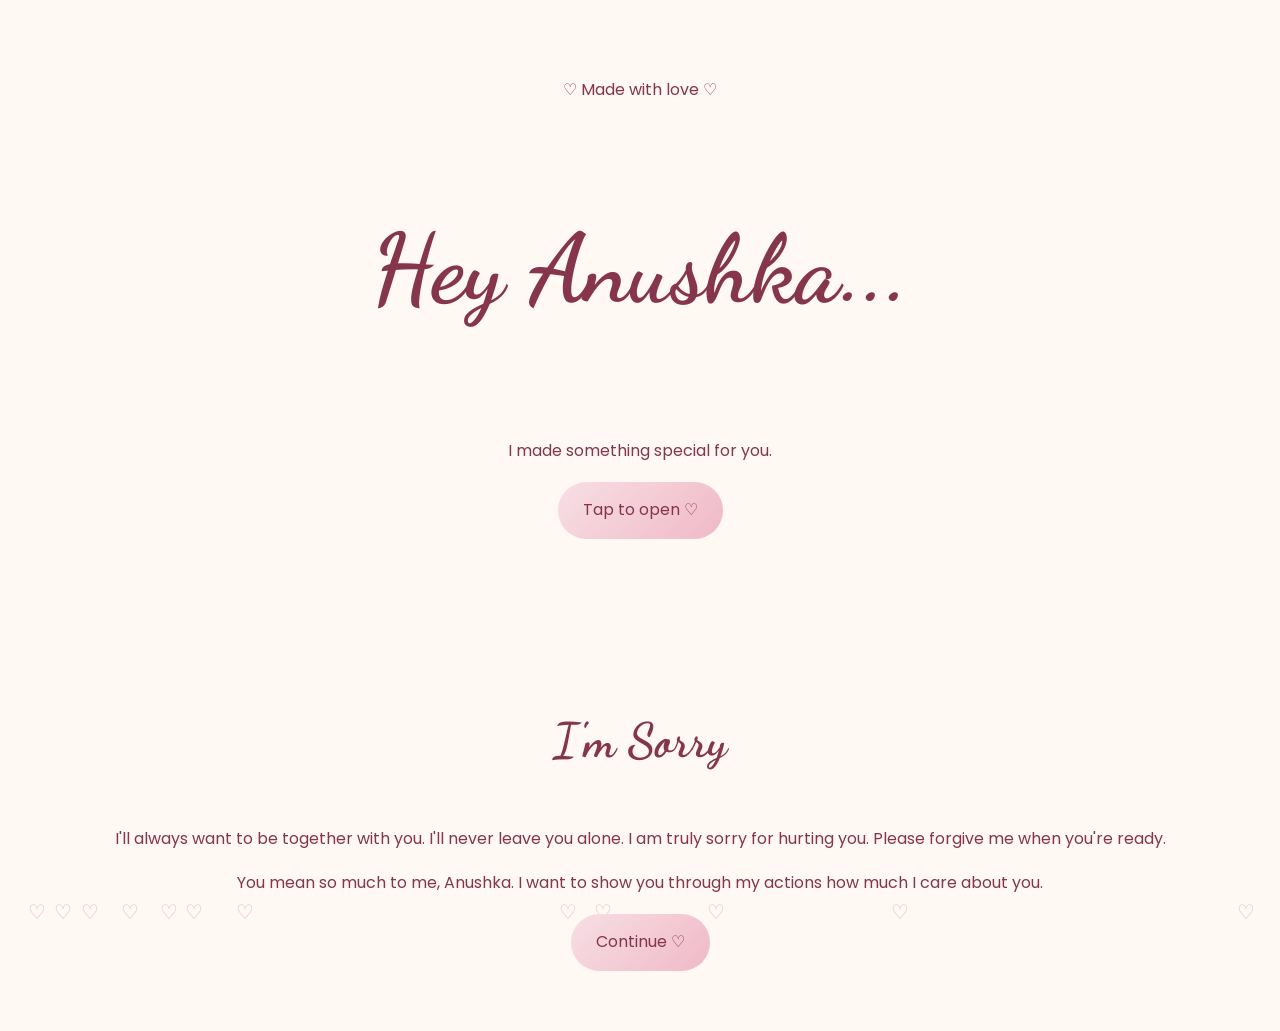
<file: index.html>
<!DOCTYPE html>
<html lang="en">
<head>
    <meta charset="UTF-8">
    <meta name="viewport" content="width=device-width, initial-scale=1">
    <title>Hey Anushka ❤️</title>
    <link rel="stylesheet" href="styles.css">
    
</head>

<body>

<section class="section reveal">
    <p>♡ Made with love ♡</p>

    <h1>Hey Anushka...</h1>

    <p>I made something special for you.</p>

    <a href="#sorry" class="button">Tap to open ♡</a>
</section>

<section class="section reveal" id="sorry">

    <h2>I'm Sorry</h2>

    <p>
        I'll always want to be together with you.
        I'll never leave you alone.
        I am truly sorry for hurting you.
        Please forgive me when you're ready.
    </p>

    <p>
        You mean so much to me, Anushka.
        I want to show you through my actions
        how much I care about you.
    </p>

    <a href="2page.html" class="button">
        Continue ♡
    </a>

</section>

<script src="java.js"></script>

</body>
</html>
</file>
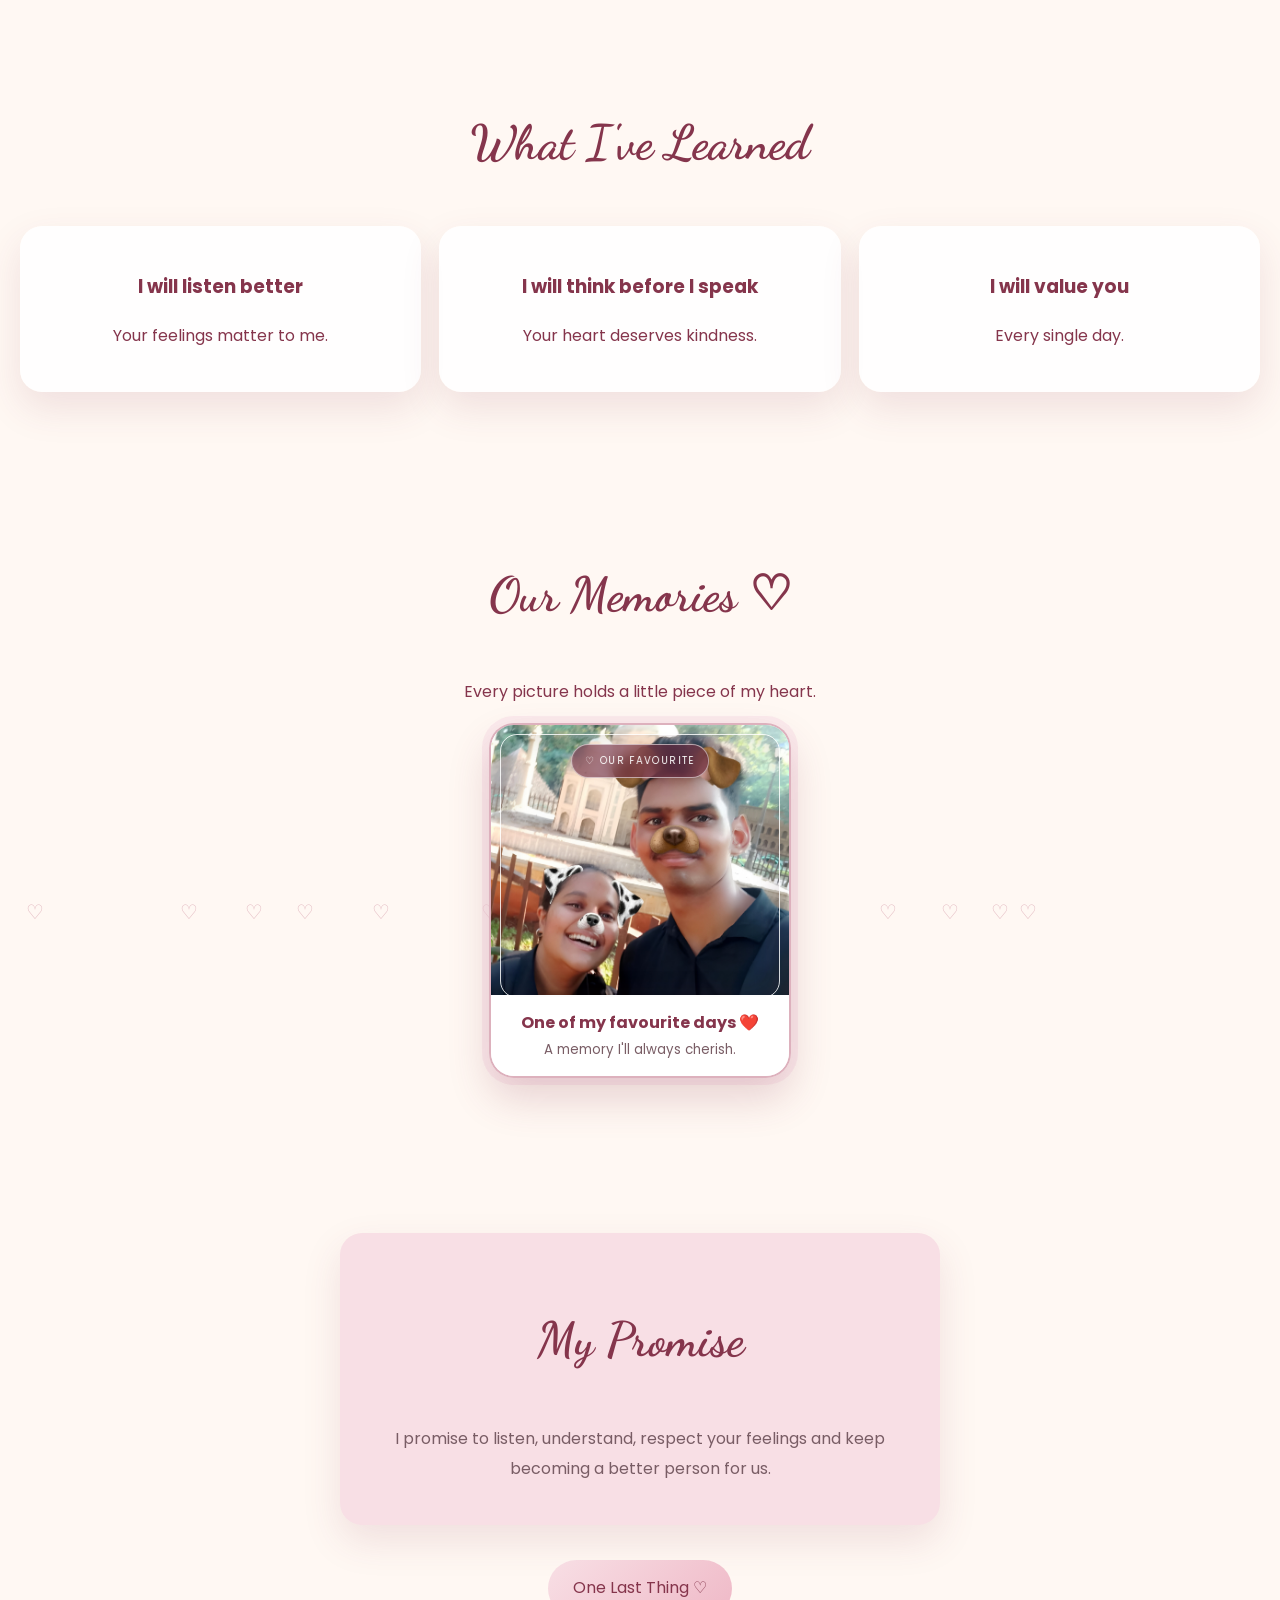
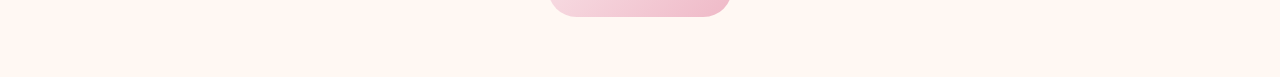
<file: 2page.html>
<!DOCTYPE html>
<html lang="en">
<head>
    <meta charset="UTF-8">
    <meta name="viewport" content="width=device-width, initial-scale=1">
    <title>Our Memories ❤️</title>
    <link rel="stylesheet" href="styles.css">
</head>

<body>

<section class="section reveal">

    <h2>What I've Learned</h2>

    <div class="grid">

        <div class="lesson">
            <h3>I will listen better</h3>
            <p>Your feelings matter to me.</p>
        </div>

        <div class="lesson">
            <h3>I will think before I speak</h3>
            <p>Your heart deserves kindness.</p>
        </div>

        <div class="lesson">
            <h3>I will value you</h3>
            <p>Every single day.</p>
        </div>

    </div>

</section>


<section class="section reveal">

    <h2>Our Memories ♡</h2>

    <p>Every picture holds a little piece of my heart.</p>

    <div class="gallery">
    <figure class="photo featured-photo reveal">
      <img src="img1.jpg" alt="Our special memory">
      <figcaption>
        <strong>One of my favourite days ❤️</strong>
        <small>A memory I'll always cherish.</small>
      </figcaption>
    </figure>
  </div>

</section>


<section class="section reveal">

    <div class="promise">

        <h2>My Promise</h2>

        <p>
            I promise to listen, understand,
            respect your feelings and keep
            becoming a better person for us.
        </p>

    </div>

    <a href="3page.html" class="button">
        One Last Thing ♡
    </a>

</section>

<script src="java.js"></script>

</body>
</html>
</file>
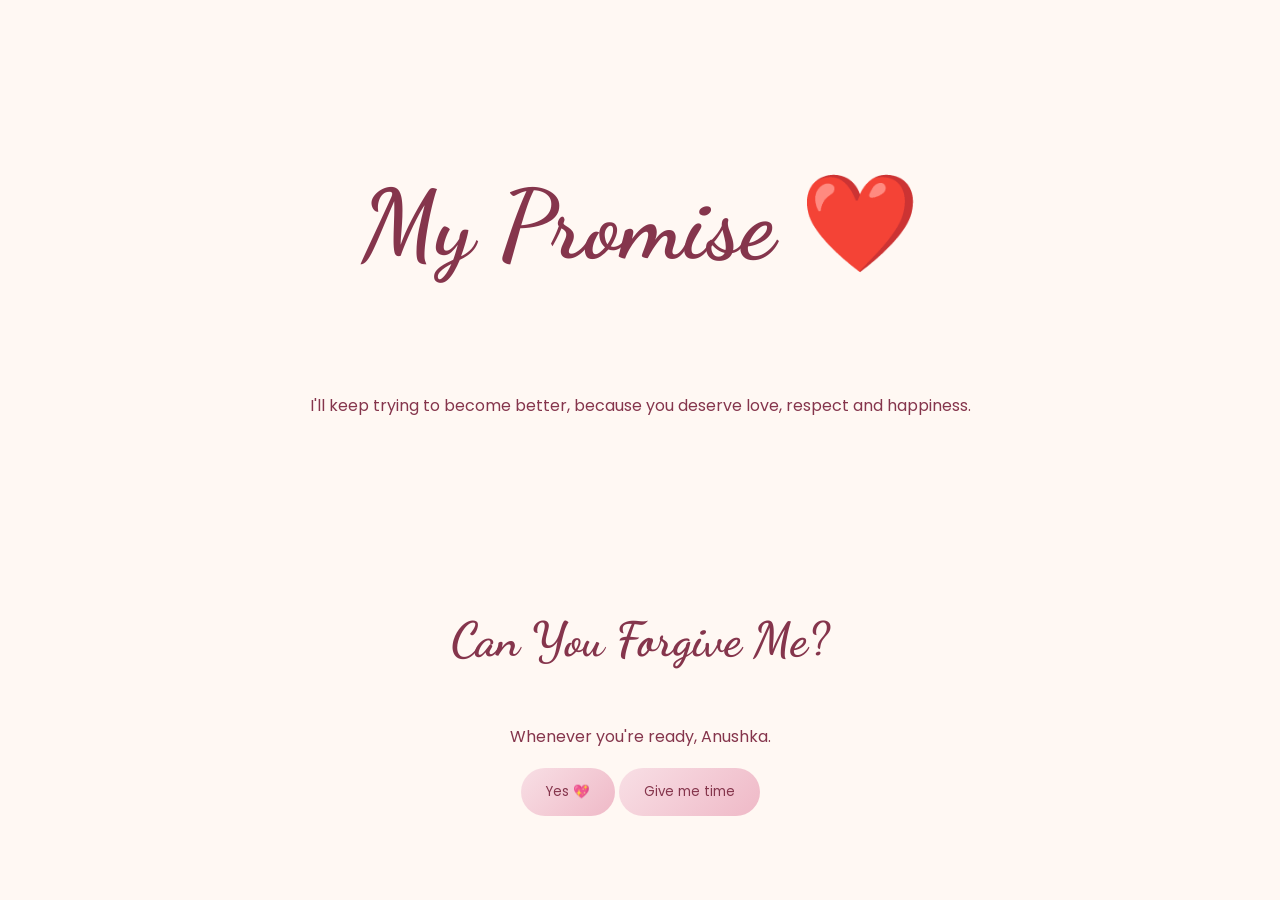
<file: 3page.html>
<!DOCTYPE html>
<html lang="en">
<head>
    <meta charset="UTF-8">
    <meta name="viewport" content="width=device-width, initial-scale=1">
    <title>For You Anushka ❤️</title>
    <link rel="stylesheet" href="styles.css">
</head>

<body>

<section class="section reveal">

    <h1>My Promise ❤️</h1>

    <p>
        I'll keep trying to become better,
        because you deserve love,
        respect and happiness.
    </p>

</section>


<section class="section reveal">

    <h2>Can You Forgive Me?</h2>

    <p>Whenever you're ready, Anushka.</p>

    <button class="button" onclick="sayYes()">
        Yes 💖
    </button>

    <button class="button" onclick="needTime()">
        Give me time
    </button>

    <h3 id="response"></h3>

</section>


<script>

function sayYes() {

    document.getElementById("response").innerHTML =
    "Thank you Anushka! ❤️ I'll keep showing you how much you mean to me.";

    heartBurst();

}

function needTime() {

    document.getElementById("response").innerHTML =
    "Take all the time you need. I'll be here. 🤍";

}

function heartBurst() {

    for(let i = 0; i < 30; i++) {

        let heart = document.createElement("span");

        heart.innerHTML = "💗";

        heart.style.position = "fixed";
        heart.style.left = "50%";
        heart.style.top = "50%";
        heart.style.fontSize = "22px";
        heart.style.pointerEvents = "none";

        document.body.appendChild(heart);

        let x = (Math.random() - 0.5) * 500;
        let y = (Math.random() - 0.5) * 500;

        heart.animate([
            { transform: "translate(0,0)", opacity: 1 },
            { transform: `translate(${x}px,${y}px)`, opacity: 0 }
        ], {
            duration: 1500
        });

        setTimeout(() => heart.remove(), 1600);

    }

}

</script>

<script src="java.js"></script>

</body>
</html>
</file>
<file: styles.css>
@import url('https://fonts.googleapis.com/css2?family=Dancing+Script:wght@600;700&family=Poppins:wght@300;400;500;600&display=swap');

:root {
    --cream: #fff8f3;
    --pink: #f8dfe5;
    --deep: #85354c;
    --rose: #b85d78;
    --muted: #795d65;
    --paper: rgba(255,255,255,.85);
    --shadow: 0 16px 38px #85354c20;
}

* {
    box-sizing: border-box;
}

html {
    scroll-behavior: smooth;
}

body {
    margin: 0;
    background: var(--cream);
    color: var(--deep);
    font-family: 'Poppins', sans-serif;
    overflow-x: hidden;
    line-height: 1.8;
}

body.dark {
    --cream: #21181d;
    --pink: #432a35;
    --deep: #ffe4eb;
    --rose: #f0a9bd;
    --muted: #dfbdc8;
    --paper: rgba(54,37,45,.9);
}

h1, h2 {
    font-family: 'Dancing Script', cursive;
}

h1 {
    font-size: clamp(3.5rem, 12vw, 6rem);
}

h2 {
    font-size: 3rem;
}

.section {
    padding: 60px 20px;
    text-align: center;
}

.grid {
    display: grid;
    grid-template-columns: repeat(3, 1fr);
    gap: 18px;
}

.lesson {
    background: var(--paper);
    padding: 25px;
    border-radius: 22px;
    box-shadow: var(--shadow);
}

/* Photo gallery */

.gallery {
  display: grid;
  grid-template-columns: repeat(3, minmax(0, 1fr));
  align-items: center;
  justify-items: center;
  gap: 22px;
  width: 100%;
  max-width: 950px;
  margin: 0 auto;
}
.photo {
  position: relative;
  width: 100%;
  max-width: 285px;
  margin: 0 auto;
  overflow: hidden;
  isolation: isolate;
  background: var(--paper);
  border: 1px solid var(--line);
  border-radius: 25px;
  box-shadow: var(--shadow);
  transition: transform .35s ease, box-shadow .35s ease;
}
.photo:hover {
  transform: translateY(-8px) scale(1.035);
  box-shadow: 0 22px 40px #85354c38;
}
.photo img {
  display: block;
  width: 100%;
  height: 260px;
  object-fit: cover;
  object-position: center center;
  margin: 0 auto;
  transition: transform .65s ease, filter .5s ease;
}
.photo:hover img { transform: scale(1.08); filter: saturate(1.08); }
.photo figcaption {
  position: relative;
  z-index: 2;
  padding: 14px;
  color: var(--deep);
  text-align: center;
  background: var(--paper);
}
.photo figcaption small { display: block; color: var(--muted); }

/* The middle memory gets a special, centred keepsake-cover treatment. */
.photo.featured-photo {
  grid-column: 2;
  justify-self: center;
  width: 100%;
  max-width: 320px;
  border: 2px solid rgba(184,93,120,.48);
  box-shadow: 0 20px 42px rgba(133,53,76,.2), 0 0 0 7px rgba(248,223,229,.55);
  transform: translateY(-5px) scale(1.035);
}
.photo.featured-photo::before {
  content: "";
  position: absolute;
  z-index: 1;
  inset: 9px 9px 78px;
  border: 1px solid rgba(255,255,255,.82);
  border-radius: 17px;
  box-shadow: inset 0 0 28px rgba(66,24,43,.16);
  pointer-events: none;
}
.photo.featured-photo::after {
  content: "♡ OUR FAVOURITE";
  position: absolute;
  z-index: 3;
  top: 19px;
  left: 50%;
  transform: translateX(-50%);
  padding: 7px 13px;
  border: 1px solid rgba(255,255,255,.55);
  border-radius: 999px;
  color: #fff;
  background: rgba(112,45,69,.62);
  backdrop-filter: blur(8px);
  font-size: .62rem;
  letter-spacing: .14em;
  white-space: nowrap;
}
.photo.featured-photo img { height: 270px; filter: saturate(1.05); }
.photo.featured-photo:hover {
  transform: translateY(-12px) scale(1.055);
  box-shadow: 0 28px 52px rgba(133,53,76,.28), 0 0 0 8px rgba(248,223,229,.65);
}
.photo.featured-photo:hover img { transform: scale(1.12); }

/* Promise section */

.promise {
    max-width: 600px;
    margin: 35px auto;
    padding: 25px;
    border-radius: 22px;
    background: var(--pink);
    box-shadow: var(--shadow);
}

/* Promise text */

.promise p {
    color: var(--muted);
    line-height: 1.9;
    font-size: 1rem;
}

/* Fade-in scroll animation */

.reveal {
    opacity: 0;
    transform: translateY(25px);
    transition: .8s ease;
}

.reveal.visible {
    opacity: 1;
    transform: translateY(0);
}

/* Buttons */

.button {
    display: inline-block;
    padding: 14px 25px;
    border: none;
    border-radius: 40px;
    background: linear-gradient(135deg, #f8dfe5, #efb9c7);
    color: #85354c;
    text-decoration: none;
    cursor: pointer;
    transition: .3s ease;
    font-family: inherit;
}

.button:hover {
    transform: translateY(-4px);
    box-shadow: var(--shadow);
}

.button:active {
    transform: scale(.96);
}

/* Mobile responsive */

@media(max-width: 640px) {

    .grid,
    .gallery {
        grid-template-columns: 1fr;
    }

    .photo {
        width: min(100%, 390px);
        margin: auto;
    }

    .featured-photo {
        margin: 12px auto;
        width: min(100%, 390px);
    }

    .section {
        padding: 40px 16px;
    }
}
</file>
